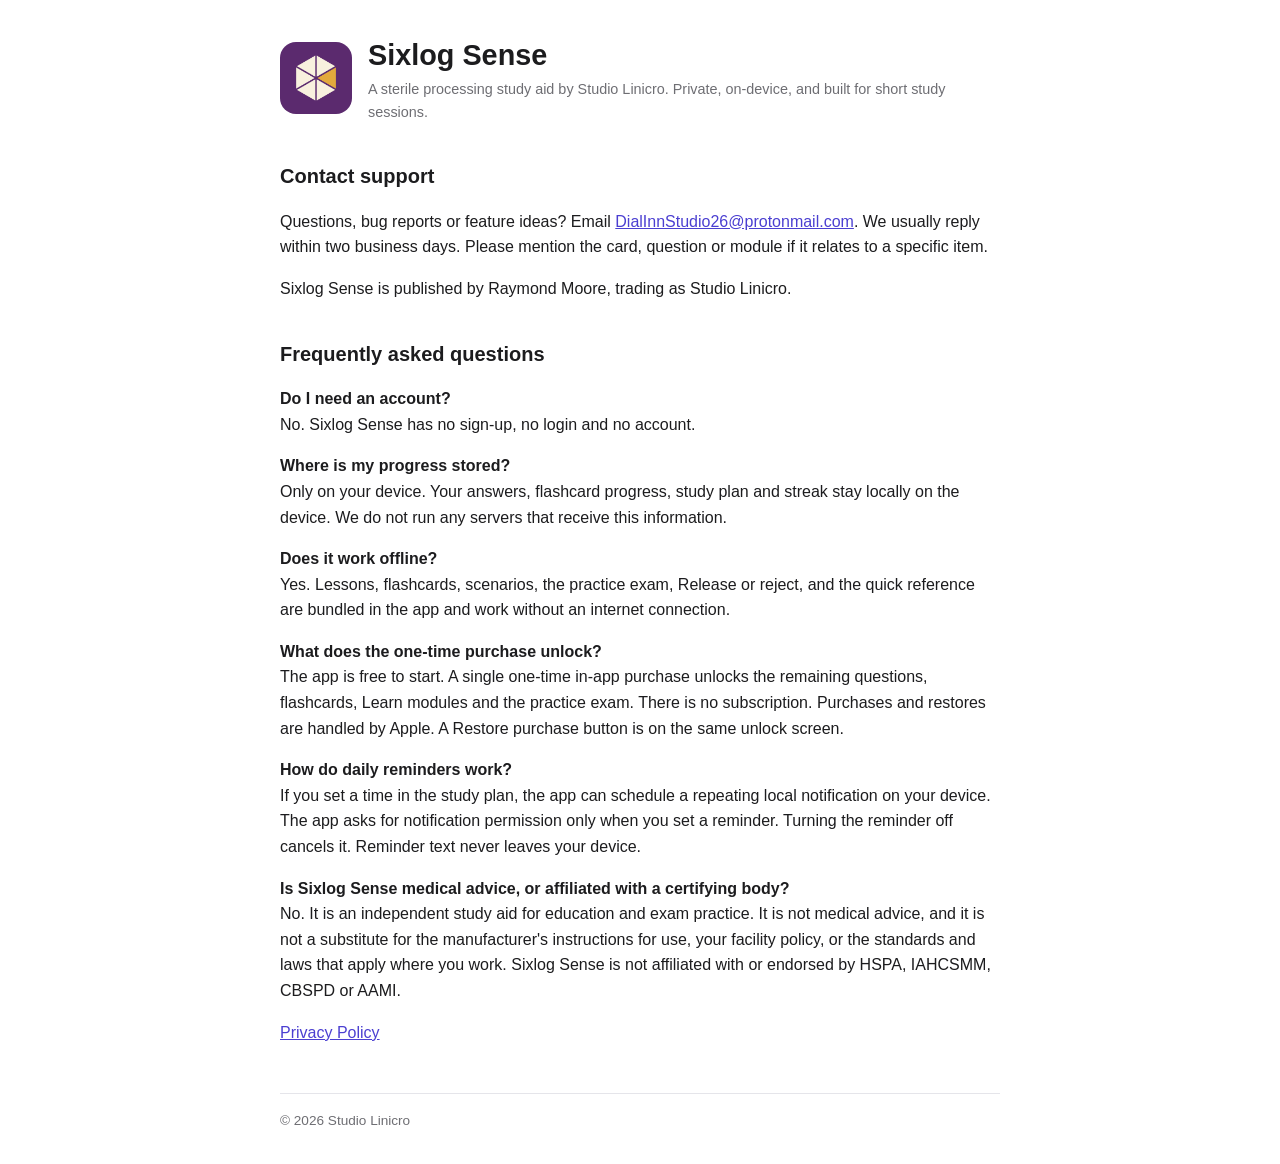
<file: index.html>
<!doctype html>
<html lang="en"><head><meta charset="utf-8"><meta name="viewport" content="width=device-width,initial-scale=1">
<title>Sixlog Sense Support</title><link rel="stylesheet" href="style.css"><link rel="icon" href="icon.png"></head>
<body>
<header><img src="icon.png" alt="Sixlog Sense app icon"><div><h1>Sixlog Sense</h1><div class="muted">A sterile processing study aid by Studio Linicro. Private, on-device, and built for short study sessions.</div></div></header>

<h2>Contact support</h2>
<p>Questions, bug reports or feature ideas? Email <a href="mailto:DialInnStudio26@protonmail.com">DialInnStudio26@protonmail.com</a>. We usually reply within two business days. Please mention the card, question or module if it relates to a specific item.</p>
<p>Sixlog Sense is published by Raymond Moore, trading as Studio Linicro.</p>

<h2>Frequently asked questions</h2>
<p><strong>Do I need an account?</strong><br>No. Sixlog Sense has no sign-up, no login and no account.</p>
<p><strong>Where is my progress stored?</strong><br>Only on your device. Your answers, flashcard progress, study plan and streak stay locally on the device. We do not run any servers that receive this information.</p>
<p><strong>Does it work offline?</strong><br>Yes. Lessons, flashcards, scenarios, the practice exam, Release or reject, and the quick reference are bundled in the app and work without an internet connection.</p>
<p><strong>What does the one-time purchase unlock?</strong><br>The app is free to start. A single one-time in-app purchase unlocks the remaining questions, flashcards, Learn modules and the practice exam. There is no subscription. Purchases and restores are handled by Apple. A Restore purchase button is on the same unlock screen.</p>
<p><strong>How do daily reminders work?</strong><br>If you set a time in the study plan, the app can schedule a repeating local notification on your device. The app asks for notification permission only when you set a reminder. Turning the reminder off cancels it. Reminder text never leaves your device.</p>
<p><strong>Is Sixlog Sense medical advice, or affiliated with a certifying body?</strong><br>No. It is an independent study aid for education and exam practice. It is not medical advice, and it is not a substitute for the manufacturer's instructions for use, your facility policy, or the standards and laws that apply where you work. Sixlog Sense is not affiliated with or endorsed by HSPA, IAHCSMM, CBSPD or AAMI.</p>

<p><a href="privacy.html">Privacy Policy</a></p>
<footer>&copy; 2026 Studio Linicro</footer>
</body></html>
</file>
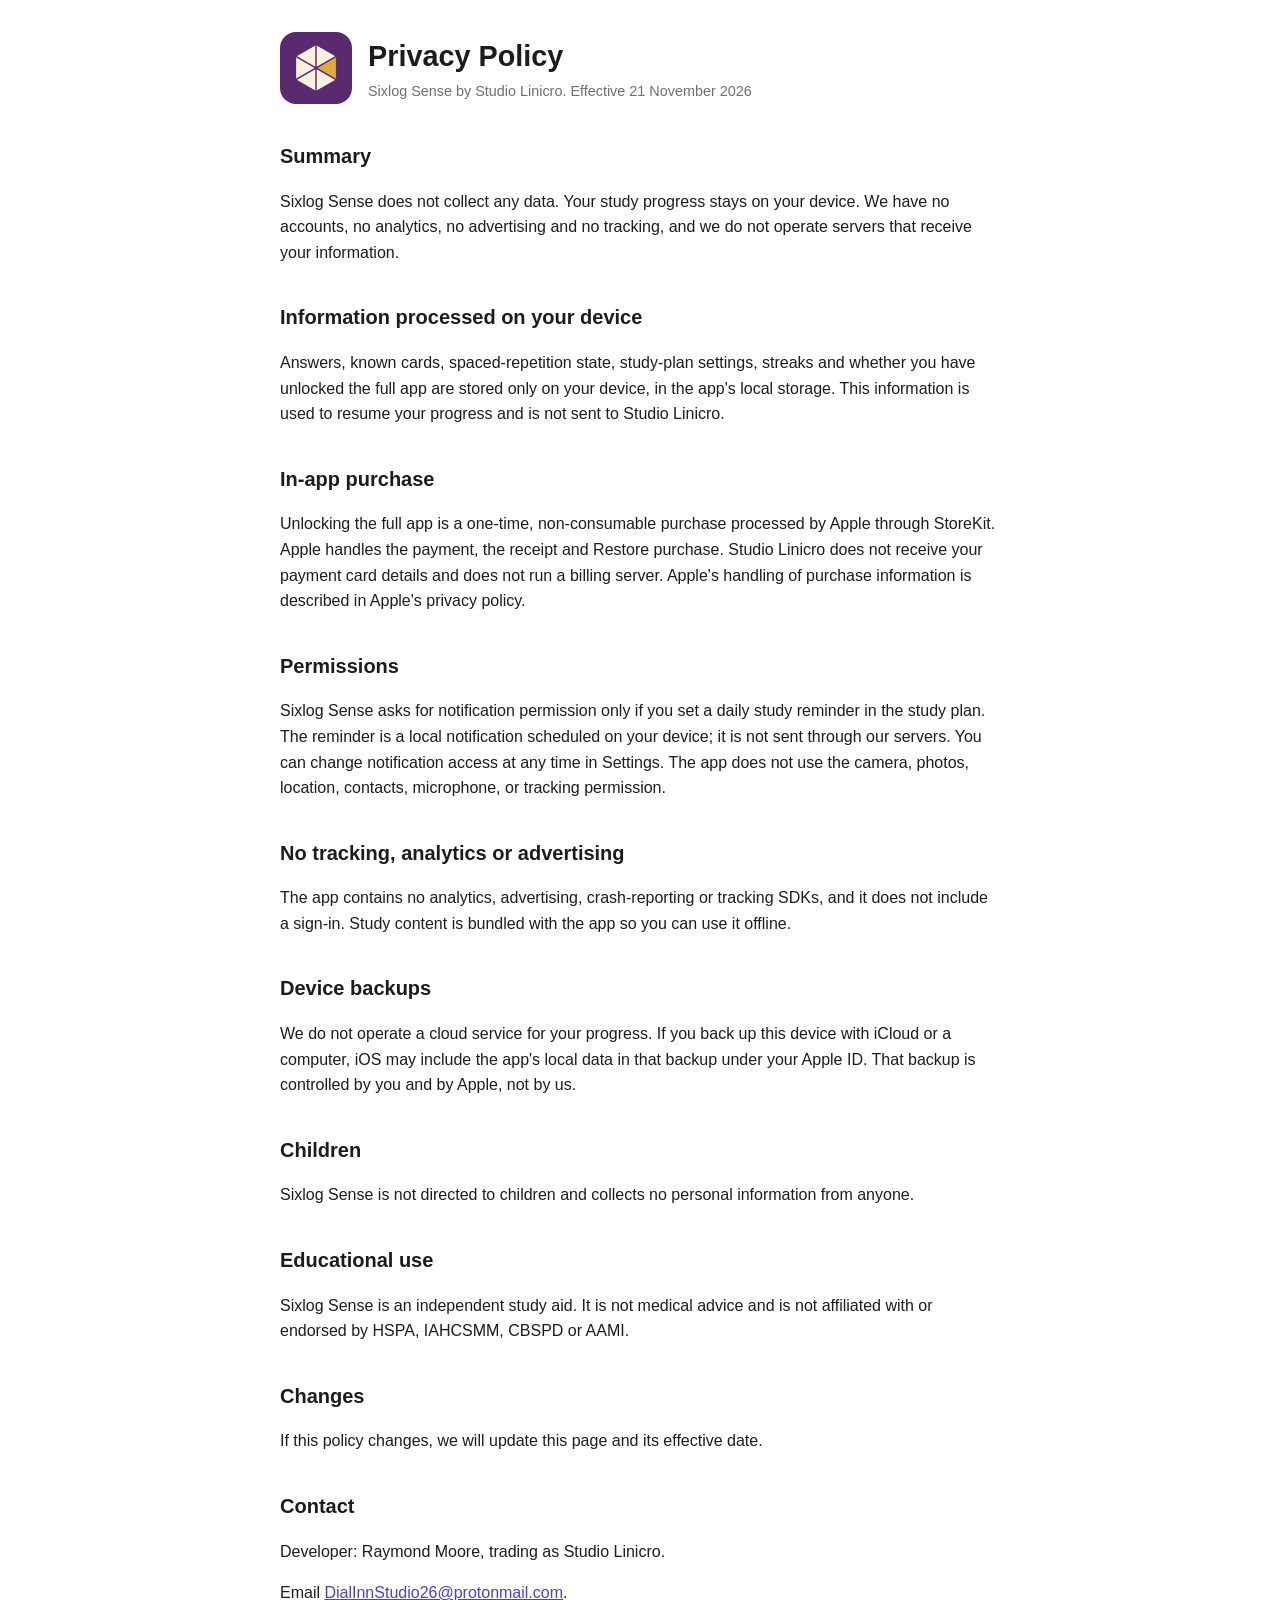
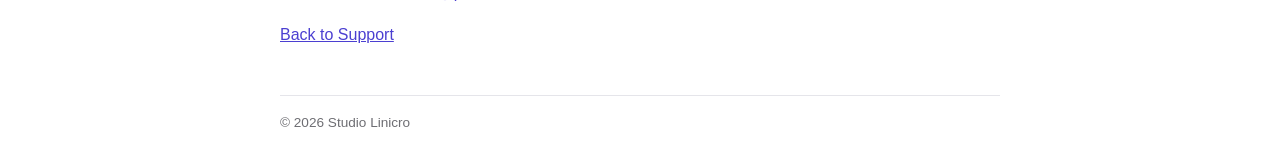
<file: privacy.html>
<!doctype html>
<html lang="en"><head><meta charset="utf-8"><meta name="viewport" content="width=device-width,initial-scale=1">
<title>Sixlog Sense Privacy Policy</title><link rel="stylesheet" href="style.css"><link rel="icon" href="icon.png"></head>
<body>
<header><img src="icon.png" alt="Sixlog Sense app icon"><div><h1>Privacy Policy</h1><div class="muted">Sixlog Sense by Studio Linicro. Effective 21 November 2026</div></div></header>

<h2>Summary</h2>
<p>Sixlog Sense does not collect any data. Your study progress stays on your device. We have no accounts, no analytics, no advertising and no tracking, and we do not operate servers that receive your information.</p>

<h2>Information processed on your device</h2>
<p>Answers, known cards, spaced-repetition state, study-plan settings, streaks and whether you have unlocked the full app are stored only on your device, in the app's local storage. This information is used to resume your progress and is not sent to Studio Linicro.</p>

<h2>In-app purchase</h2>
<p>Unlocking the full app is a one-time, non-consumable purchase processed by Apple through StoreKit. Apple handles the payment, the receipt and Restore purchase. Studio Linicro does not receive your payment card details and does not run a billing server. Apple's handling of purchase information is described in Apple's privacy policy.</p>

<h2>Permissions</h2>
<p>Sixlog Sense asks for notification permission only if you set a daily study reminder in the study plan. The reminder is a local notification scheduled on your device; it is not sent through our servers. You can change notification access at any time in Settings. The app does not use the camera, photos, location, contacts, microphone, or tracking permission.</p>

<h2>No tracking, analytics or advertising</h2>
<p>The app contains no analytics, advertising, crash-reporting or tracking SDKs, and it does not include a sign-in. Study content is bundled with the app so you can use it offline.</p>

<h2>Device backups</h2>
<p>We do not operate a cloud service for your progress. If you back up this device with iCloud or a computer, iOS may include the app's local data in that backup under your Apple ID. That backup is controlled by you and by Apple, not by us.</p>

<h2>Children</h2>
<p>Sixlog Sense is not directed to children and collects no personal information from anyone.</p>

<h2>Educational use</h2>
<p>Sixlog Sense is an independent study aid. It is not medical advice and is not affiliated with or endorsed by HSPA, IAHCSMM, CBSPD or AAMI.</p>

<h2>Changes</h2>
<p>If this policy changes, we will update this page and its effective date.</p>

<h2>Contact</h2>
<p>Developer: Raymond Moore, trading as Studio Linicro.</p>
<p>Email <a href="mailto:DialInnStudio26@protonmail.com">DialInnStudio26@protonmail.com</a>.</p>
<p><a href="index.html">Back to Support</a></p>
<footer>&copy; 2026 Studio Linicro</footer>
</body></html>
</file>
<file: style.css>
body{font-family:-apple-system,BlinkMacSystemFont,"Segoe UI",Roboto,Helvetica,Arial,sans-serif;max-width:720px;margin:0 auto;padding:32px 20px;line-height:1.6;color:#1c1c1e;background:#fff}
header{display:flex;align-items:center;gap:16px;margin-bottom:24px}
header img{width:72px;height:72px;border-radius:16px}
h1{margin:0;font-size:1.8em}h2{margin-top:1.8em;font-size:1.25em}
a{color:#4b3fd1}.muted{color:#6e6e73;font-size:.9em}
footer{margin-top:48px;border-top:1px solid #e5e5ea;padding-top:16px;font-size:.85em;color:#6e6e73}
@media (prefers-color-scheme:dark){body{background:#000;color:#f2f2f7}a{color:#9d94ff}footer{border-color:#38383a}}
</file>
